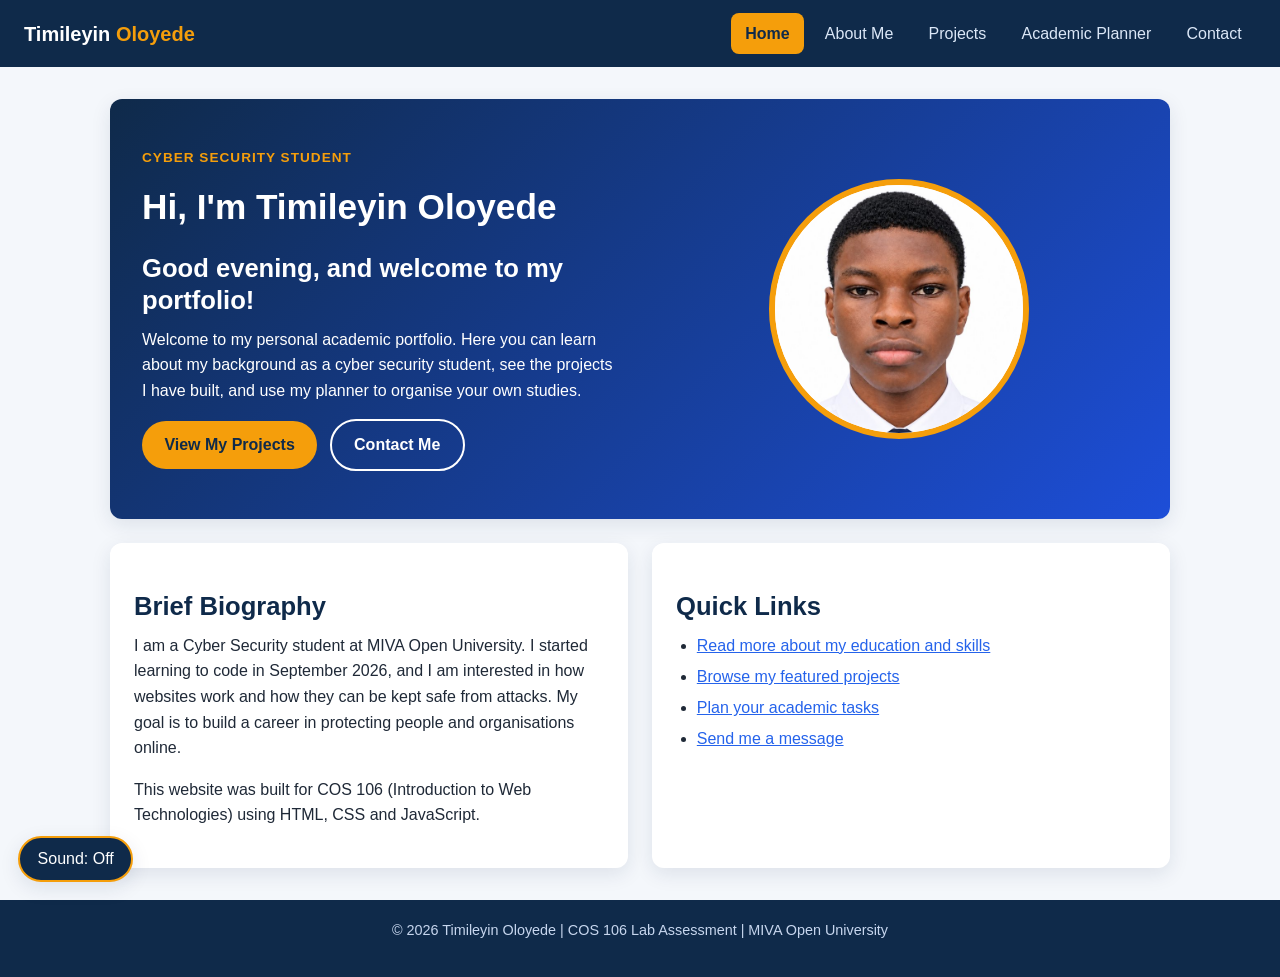
<file: index.html>
<!DOCTYPE html>
<html lang="en">
<head>
  <meta charset="UTF-8">
  <meta name="viewport" content="width=device-width, initial-scale=1.0">
  <meta name="description" content="Personal academic portfolio and student management website.">
  <title>Home | Student Portfolio</title>
  <link rel="stylesheet" href="style.css">
</head>
<body>
  <header class="site-header">
    <a class="logo" href="index.html">Timileyin <span>Oloyede</span></a>
    <button class="nav-toggle" aria-label="Toggle navigation menu" aria-expanded="false">&#9776;</button>
    <nav id="nav" aria-label="Main navigation">
      <ul>
        <li><a href="index.html" class="active">Home</a></li>
        <li><a href="about.html">About Me</a></li>
        <li><a href="projects.html">Projects</a></li>
        <li><a href="planner.html">Academic Planner</a></li>
        <li><a href="contact.html">Contact</a></li>
      </ul>
    </nav>
  </header>

  <main>
    <section class="hero">
      <div>
        <p class="tagline">Cyber Security Student</p>
        <h1>Hi, I'm Timileyin Oloyede</h1>
        <h2 id="greeting">Welcome to my portfolio!</h2>
        <p>Welcome to my personal academic portfolio. Here you can learn about my background as a cyber security student, see the projects I have built, and use my planner to organise your own studies.</p>
        <a class="btn" href="projects.html">View My Projects</a>
        <a class="btn secondary" href="contact.html">Contact Me</a>
      </div>
      <img src="profile.jpg" alt="Photograph of Timileyin Oloyede">
    </section>

    <section class="grid grid-2 fade-in">
      <article class="card">
        <h2>Brief Biography</h2>
        <p>I am a Cyber Security student at MIVA Open University. I started learning to code in September 2026, and I am interested in how websites work and how they can be kept safe from attacks. My goal is to build a career in protecting people and organisations online.</p>
        <p>This website was built for COS 106 (Introduction to Web Technologies) using HTML, CSS and JavaScript.</p>
      </article>
      <article class="card">
        <h2>Quick Links</h2>
        <ul class="styled">
          <li><a href="about.html">Read more about my education and skills</a></li>
          <li><a href="projects.html">Browse my featured projects</a></li>
          <li><a href="planner.html">Plan your academic tasks</a></li>
          <li><a href="contact.html">Send me a message</a></li>
        </ul>
      </article>
    </section>
  </main>

  <footer>
    <p>&copy; <span id="year">2026</span> Timileyin Oloyede | COS 106 Lab Assessment | MIVA Open University</p>
  </footer>
  <audio id="ambient" loop preload="none">
    <source src="ambient.mp3" type="audio/mpeg">
    <source src="ambient.wav" type="audio/wav">
  </audio>
  <button id="soundButton" class="sound-btn" type="button">Sound: Off</button>
  <script src="script.js"></script>
</body>
</html>
</file>
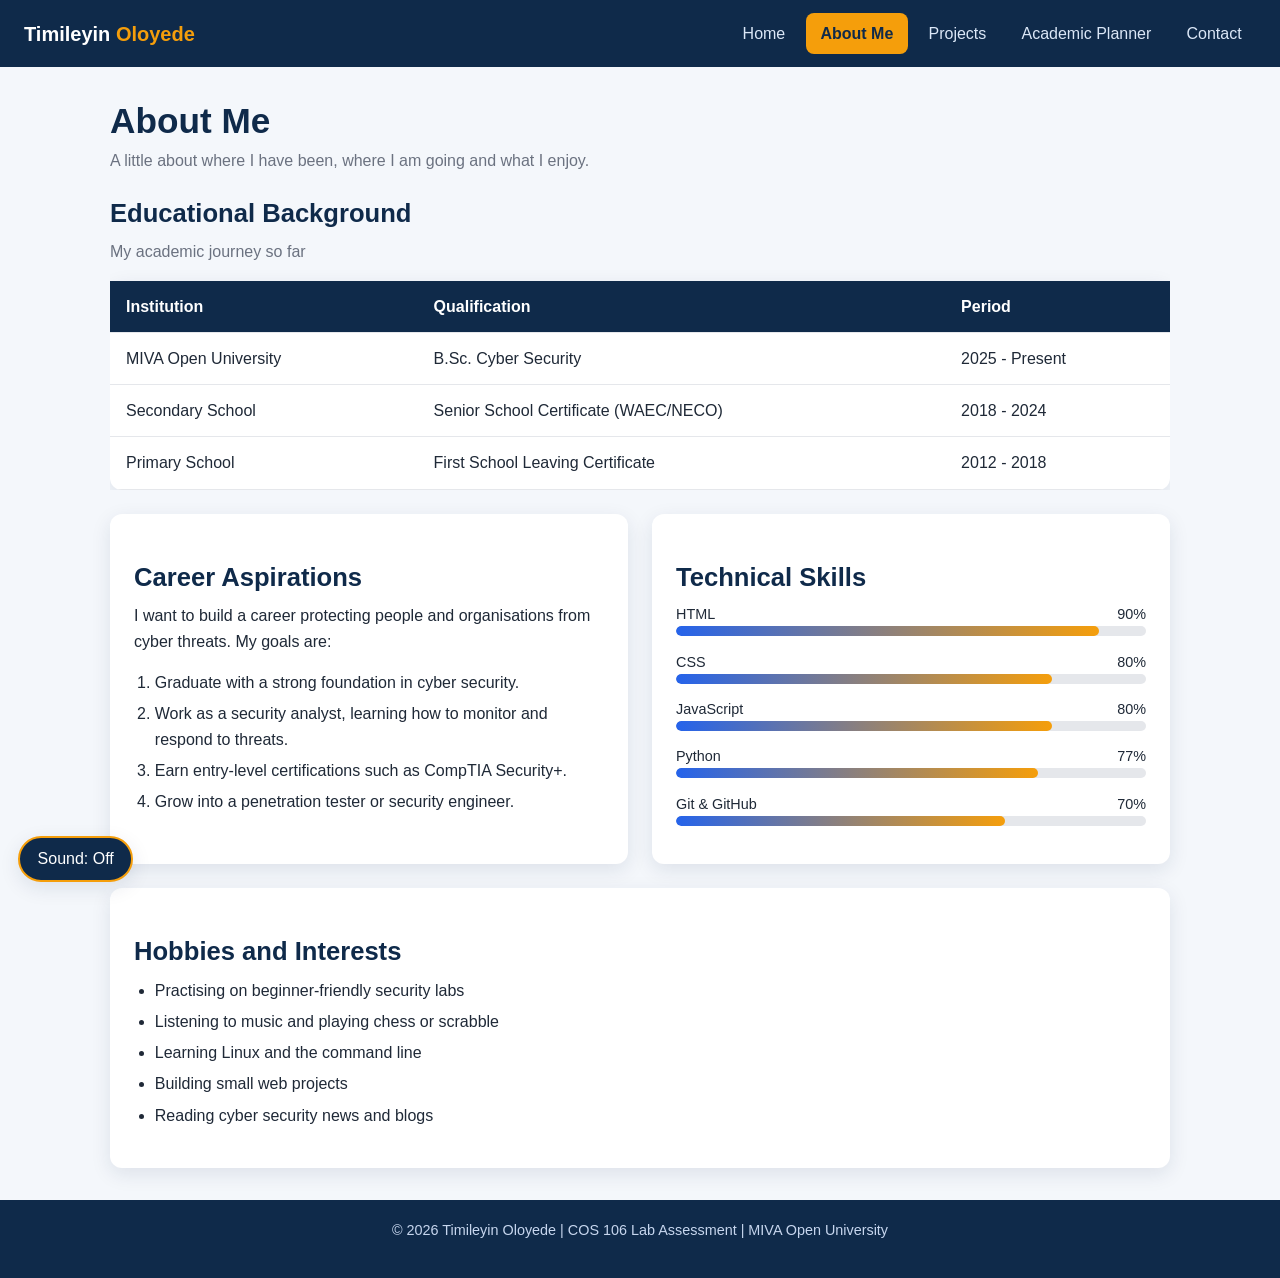
<file: about.html>
<!DOCTYPE html>
<html lang="en">
<head>
  <meta charset="UTF-8">
  <meta name="viewport" content="width=device-width, initial-scale=1.0">
  <meta name="description" content="About me: education, career goals, skills and interests.">
  <title>About Me | Student Portfolio</title>
  <link rel="stylesheet" href="style.css">
</head>
<body>
  <header class="site-header">
    <a class="logo" href="index.html">Timileyin <span>Oloyede</span></a>
    <button class="nav-toggle" aria-label="Toggle navigation menu" aria-expanded="false">&#9776;</button>
    <nav id="nav" aria-label="Main navigation">
      <ul>
        <li><a href="index.html">Home</a></li>
        <li><a href="about.html" class="active">About Me</a></li>
        <li><a href="projects.html">Projects</a></li>
        <li><a href="planner.html">Academic Planner</a></li>
        <li><a href="contact.html">Contact</a></li>
      </ul>
    </nav>
  </header>

  <main>
    <h1 class="page-title">About Me</h1>
    <p class="lead">A little about where I have been, where I am going and what I enjoy.</p>

    <section>
      <h2>Educational Background</h2>
      <div class="table-wrap">
        <table>
          <caption class="lead" style="text-align:left;">My academic journey so far</caption>
          <thead>
            <tr><th scope="col">Institution</th><th scope="col">Qualification</th><th scope="col">Period</th></tr>
          </thead>
          <tbody>
            <tr><td>MIVA Open University</td><td>B.Sc. Cyber Security</td><td>2025 - Present</td></tr>
            <tr><td>Secondary School</td><td>Senior School Certificate (WAEC/NECO)</td><td>2018 - 2024</td></tr>
            <tr><td>Primary School</td><td>First School Leaving Certificate</td><td>2012 - 2018</td></tr>
          </tbody>
        </table>
      </div>
    </section>

    <section class="grid grid-2">
      <article class="card">
        <h2>Career Aspirations</h2>
        <p>I want to build a career protecting people and organisations from cyber threats. My goals are:</p>
        <ol class="styled">
          <li>Graduate with a strong foundation in cyber security.</li>
          <li>Work as a security analyst, learning how to monitor and respond to threats.</li>
          <li>Earn entry-level certifications such as CompTIA Security+.</li>
          <li>Grow into a penetration tester or security engineer.</li>
        </ol>
      </article>

      <article class="card">
        <h2>Technical Skills</h2>
        <div class="skill">
          <div class="skill-label"><span>HTML</span><span>90%</span></div>
          <div class="bar"><div data-level="90"></div></div>
        </div>
        <div class="skill">
          <div class="skill-label"><span>CSS</span><span>80%</span></div>
          <div class="bar"><div data-level="80"></div></div>
        </div>
        <div class="skill">
          <div class="skill-label"><span>JavaScript</span><span>80%</span></div>
          <div class="bar"><div data-level="80"></div></div>
        </div>
        <div class="skill">
          <div class="skill-label"><span>Python</span><span>77%</span></div>
          <div class="bar"><div data-level="77"></div></div>
        </div>
        <div class="skill">
          <div class="skill-label"><span>Git &amp; GitHub</span><span>70%</span></div>
          <div class="bar"><div data-level="70"></div></div>
        </div>
      </article>
    </section>

    <section class="card" style="margin-top:1.5rem;">
      <h2>Hobbies and Interests</h2>
      <ul class="styled">
        <li>Practising on beginner-friendly security labs</li>
        <li>Listening to music and playing chess or scrabble</li>
        <li>Learning Linux and the command line</li>
        <li>Building small web projects</li>
        <li>Reading cyber security news and blogs</li>
      </ul>
    </section>
  </main>

  <footer>
    <p>&copy; <span id="year">2026</span> Timileyin Oloyede | COS 106 Lab Assessment | MIVA Open University</p>
  </footer>
  <audio id="ambient" loop preload="none">
    <source src="ambient.mp3" type="audio/mpeg">
    <source src="ambient.wav" type="audio/wav">
  </audio>
  <button id="soundButton" class="sound-btn" type="button">Sound: Off</button>
  <script src="script.js"></script>
</body>
</html>
</file>
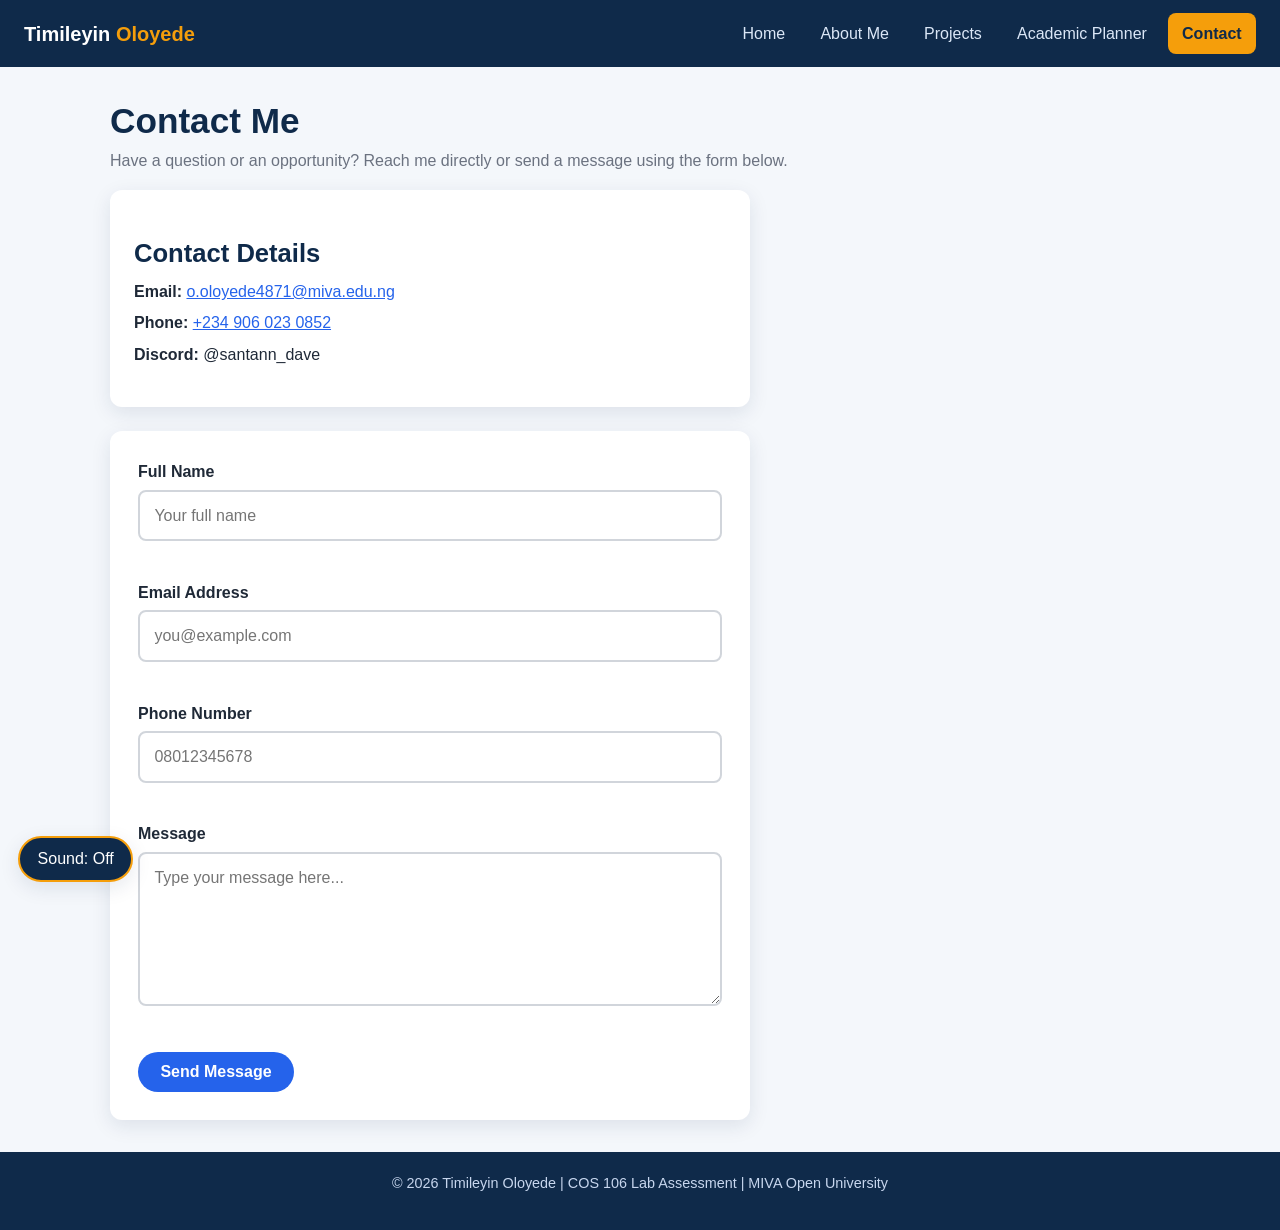
<file: contact.html>
<!DOCTYPE html>
<html lang="en">
<head>
  <meta charset="UTF-8">
  <meta name="viewport" content="width=device-width, initial-scale=1.0">
  <meta name="description" content="Get in touch with me through the contact form.">
  <title>Contact | Student Portfolio</title>
  <link rel="stylesheet" href="style.css">
</head>
<body>
  <header class="site-header">
    <a class="logo" href="index.html">Timileyin <span>Oloyede</span></a>
    <button class="nav-toggle" aria-label="Toggle navigation menu" aria-expanded="false">&#9776;</button>
    <nav id="nav" aria-label="Main navigation">
      <ul>
        <li><a href="index.html">Home</a></li>
        <li><a href="about.html">About Me</a></li>
        <li><a href="projects.html">Projects</a></li>
        <li><a href="planner.html">Academic Planner</a></li>
        <li><a href="contact.html" class="active">Contact</a></li>
      </ul>
    </nav>
  </header>

  <main>
    <h1 class="page-title">Contact Me</h1>
    <p class="lead">Have a question or an opportunity? Reach me directly or send a message using the form below.</p>

    <section class="card contact-info">
      <h2>Contact Details</h2>
      <ul class="styled">
        <li><strong>Email:</strong> <a href="mailto:o.oloyede4871@miva.edu.ng">o.oloyede4871@miva.edu.ng</a></li>
        <li><strong>Phone:</strong> <a href="tel:+2349060230852">+234 906 023 0852</a></li>
        <li><strong>Discord:</strong> @santann_dave</li>
      </ul>
    </section>

    <form id="contactForm" novalidate>
      <div class="form-group">
        <label for="name">Full Name</label>
        <input type="text" id="name" name="name" placeholder="Your full name" autocomplete="name">
        <span class="error" id="nameError"></span>
      </div>

      <div class="form-group">
        <label for="email">Email Address</label>
        <input type="email" id="email" name="email" placeholder="you@example.com" autocomplete="email">
        <span class="error" id="emailError"></span>
      </div>

      <div class="form-group">
        <label for="phone">Phone Number</label>
        <input type="tel" id="phone" name="phone" placeholder="08012345678" autocomplete="tel">
        <span class="error" id="phoneError"></span>
      </div>

      <div class="form-group">
        <label for="message">Message</label>
        <textarea id="message" name="message" rows="5" placeholder="Type your message here..."></textarea>
        <span class="error" id="messageError"></span>
      </div>

      <button type="submit" class="btn">Send Message</button>
      <div id="formStatus" class="form-status" role="status"></div>
    </form>
  </main>

  <footer>
    <p>&copy; <span id="year">2026</span> Timileyin Oloyede | COS 106 Lab Assessment | MIVA Open University</p>
  </footer>
  <audio id="ambient" loop preload="none">
    <source src="ambient.mp3" type="audio/mpeg">
    <source src="ambient.wav" type="audio/wav">
  </audio>
  <button id="soundButton" class="sound-btn" type="button">Sound: Off</button>
  <script src="script.js"></script>
</body>
</html>
</file>
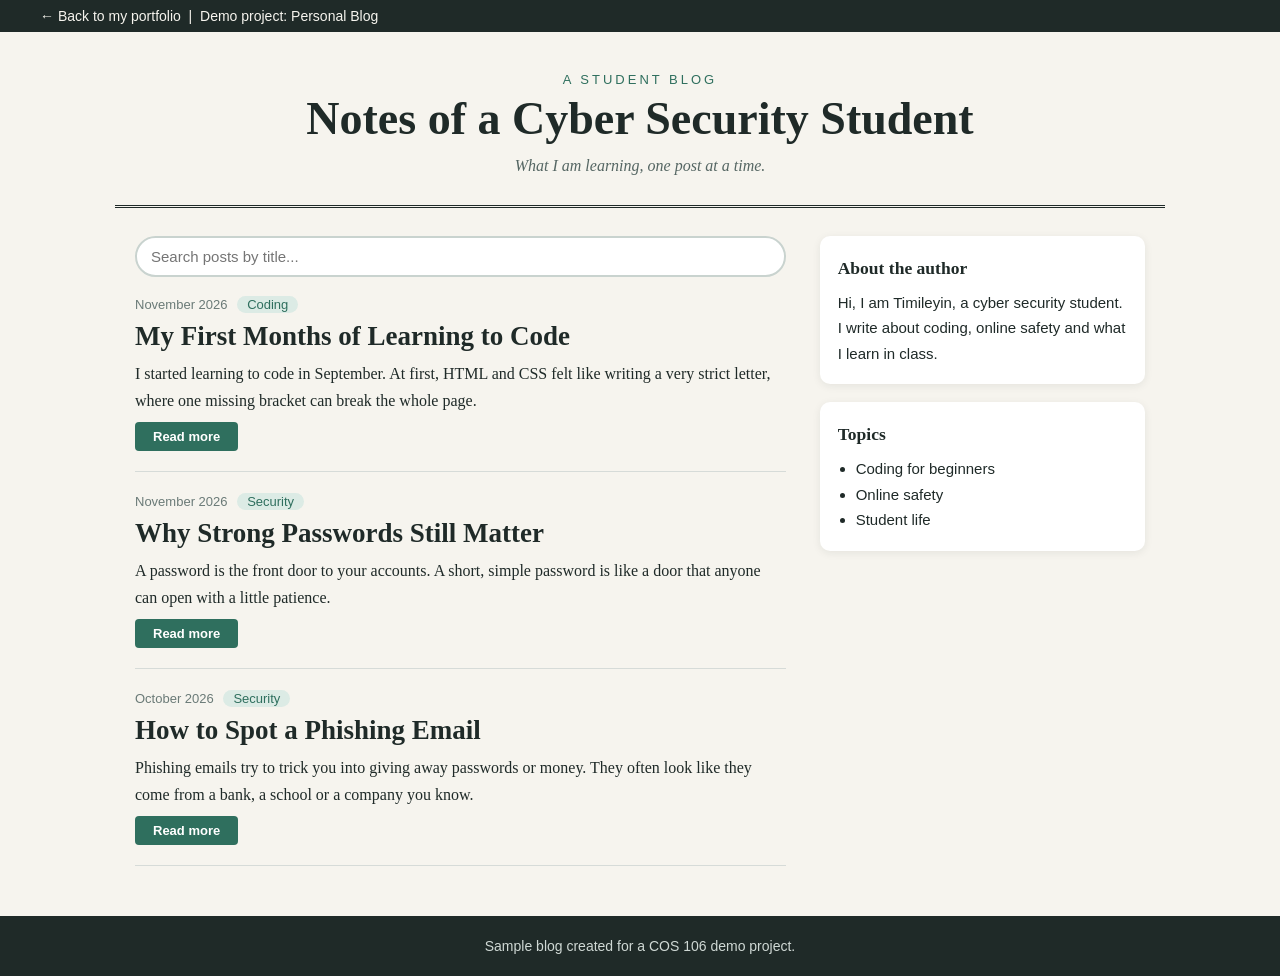
<file: demo-blog.html>
<!DOCTYPE html>
<html lang="en">
<head>
  <meta charset="UTF-8">
  <meta name="viewport" content="width=device-width, initial-scale=1.0">
  <title>Notes of a Cyber Security Student | Demo Blog</title>
  <style>
    * { box-sizing: border-box; margin: 0; padding: 0; }
    body { font-family: Georgia, "Times New Roman", serif; background: #f6f4ee; color: #1f2a28; line-height: 1.7; }
    a { color: inherit; }

    .back-bar { background: #1f2a28; color: #f6f4ee; font: 14px Arial, sans-serif; padding: 8px 40px; }
    .back-bar a { text-decoration: none; }

    .masthead { text-align: center; padding: 40px 20px 26px; border-bottom: 3px double #1f2a28; max-width: 1050px; margin: 0 auto; }
    .masthead .kicker { font: 13px Arial, sans-serif; letter-spacing: 3px; text-transform: uppercase; color: #2f6f5e; }
    .masthead h1 { font-size: 46px; margin: 6px 0; line-height: 1.15; }
    .masthead p { font-style: italic; color: #556663; }

    .layout { max-width: 1050px; margin: 0 auto; padding: 28px 20px; display: grid; grid-template-columns: 2fr 1fr; gap: 34px; }

    .search { width: 100%; padding: 10px 14px; border: 2px solid #c9d3cf; border-radius: 30px; font: 15px Arial, sans-serif; margin-bottom: 20px; background: #fff; }
    .search:focus { outline: none; border-color: #2f6f5e; }

    .post { border-bottom: 1px solid #d6dbd8; padding-bottom: 20px; margin-bottom: 22px; }
    .meta { font: 13px Arial, sans-serif; color: #6a7a77; }
    .tag { background: #dcebe5; color: #2f6f5e; border-radius: 20px; padding: 1px 10px; margin-left: 6px; }
    .post h2 { font-size: 27px; margin: 6px 0; line-height: 1.25; }
    .post p { margin-bottom: 8px; }
    .more-text { display: none; }
    .read-btn { background: #2f6f5e; color: #fff; border: none; padding: 7px 18px; border-radius: 4px; cursor: pointer; font: bold 13px Arial, sans-serif; transition: background 0.25s; }
    .read-btn:hover { background: #1f4f42; }

    .sidebar .box { background: #fff; padding: 18px; border-radius: 10px; margin-bottom: 18px; box-shadow: 0 2px 8px rgba(31, 42, 40, 0.08); font-family: Arial, sans-serif; font-size: 15px; }
    .sidebar h3 { font-family: Georgia, serif; margin-bottom: 6px; }
    .sidebar ul { margin-left: 18px; }
    .no-results { display: none; font-family: Arial, sans-serif; color: #6a7a77; }

    footer { text-align: center; padding: 22px; background: #1f2a28; color: #cfd8d4; font: 14px Arial, sans-serif; }

    @media (max-width: 760px) {
      .layout { grid-template-columns: 1fr; }
      .masthead h1 { font-size: 32px; }
    }
  </style>
</head>
<body>
  <div class="back-bar"><a href="index.html">&larr; Back to my portfolio</a> &nbsp;|&nbsp; Demo project: Personal Blog</div>

  <header class="masthead">
    <p class="kicker">A student blog</p>
    <h1>Notes of a Cyber Security Student</h1>
    <p>What I am learning, one post at a time.</p>
  </header>

  <div class="layout">
    <main>
      <input class="search" type="text" id="searchBox" placeholder="Search posts by title...">

      <article class="post">
        <p class="meta">November 2026 <span class="tag">Coding</span></p>
        <h2>My First Months of Learning to Code</h2>
        <p>I started learning to code in September. At first, HTML and CSS felt like writing a very strict letter, where one missing bracket can break the whole page.</p>
        <p class="more-text">Then JavaScript made the pages come alive. My biggest lesson so far is to build small and test often. Every time I add one feature and check it, I understand the code better. I also learned that reading error messages slowly usually points you straight to the problem.</p>
        <button class="read-btn" type="button">Read more</button>
      </article>

      <article class="post">
        <p class="meta">November 2026 <span class="tag">Security</span></p>
        <h2>Why Strong Passwords Still Matter</h2>
        <p>A password is the front door to your accounts. A short, simple password is like a door that anyone can open with a little patience.</p>
        <p class="more-text">Length matters more than clever symbols, so a long phrase of random words is stronger than a short word with a few numbers. Use a different password for every account, so one leak does not open everything. A password manager can remember them for you, and turning on two-step verification adds a second lock.</p>
        <button class="read-btn" type="button">Read more</button>
      </article>

      <article class="post">
        <p class="meta">October 2026 <span class="tag">Security</span></p>
        <h2>How to Spot a Phishing Email</h2>
        <p>Phishing emails try to trick you into giving away passwords or money. They often look like they come from a bank, a school or a company you know.</p>
        <p class="more-text">Check the sender's address carefully, because the name can look right while the address is strange. Be suspicious of messages that create panic, such as &quot;your account will be closed today&quot;. Hover over links to see where they really go, and never open attachments you did not expect. When in doubt, contact the company using a number or website you already trust.</p>
        <button class="read-btn" type="button">Read more</button>
      </article>

      <p class="no-results" id="noResults">No posts match your search.</p>
    </main>

    <aside class="sidebar">
      <div class="box">
        <h3>About the author</h3>
        <p>Hi, I am Timileyin, a cyber security student. I write about coding, online safety and what I learn in class.</p>
      </div>
      <div class="box">
        <h3>Topics</h3>
        <ul>
          <li>Coding for beginners</li>
          <li>Online safety</li>
          <li>Student life</li>
        </ul>
      </div>
    </aside>
  </div>

  <footer>Sample blog created for a COS 106 demo project.</footer>

  <script>
    // ----- Read more / Read less buttons -----
    const readButtons = document.querySelectorAll(".read-btn");

    for (let i = 0; i < readButtons.length; i++) {
      readButtons[i].addEventListener("click", function () {
        const post = readButtons[i].parentElement;
        const moreText = post.querySelector(".more-text");

        if (moreText.style.display === "block") {
          moreText.style.display = "none";
          readButtons[i].textContent = "Read more";
        } else {
          moreText.style.display = "block";
          readButtons[i].textContent = "Read less";
        }
      });
    }

    // ----- Search box: hide posts that do not match -----
    const searchBox = document.getElementById("searchBox");
    const posts = document.querySelectorAll(".post");
    const noResults = document.getElementById("noResults");

    searchBox.addEventListener("input", function () {
      const searchText = searchBox.value.toLowerCase().trim();
      let shown = 0;

      for (let i = 0; i < posts.length; i++) {
        const title = posts[i].querySelector("h2").textContent.toLowerCase();
        if (title.includes(searchText)) {
          posts[i].style.display = "block";
          shown++;
        } else {
          posts[i].style.display = "none";
        }
      }

      noResults.style.display = shown === 0 ? "block" : "none";
    });
  </script>
</body>
</html>
</file>
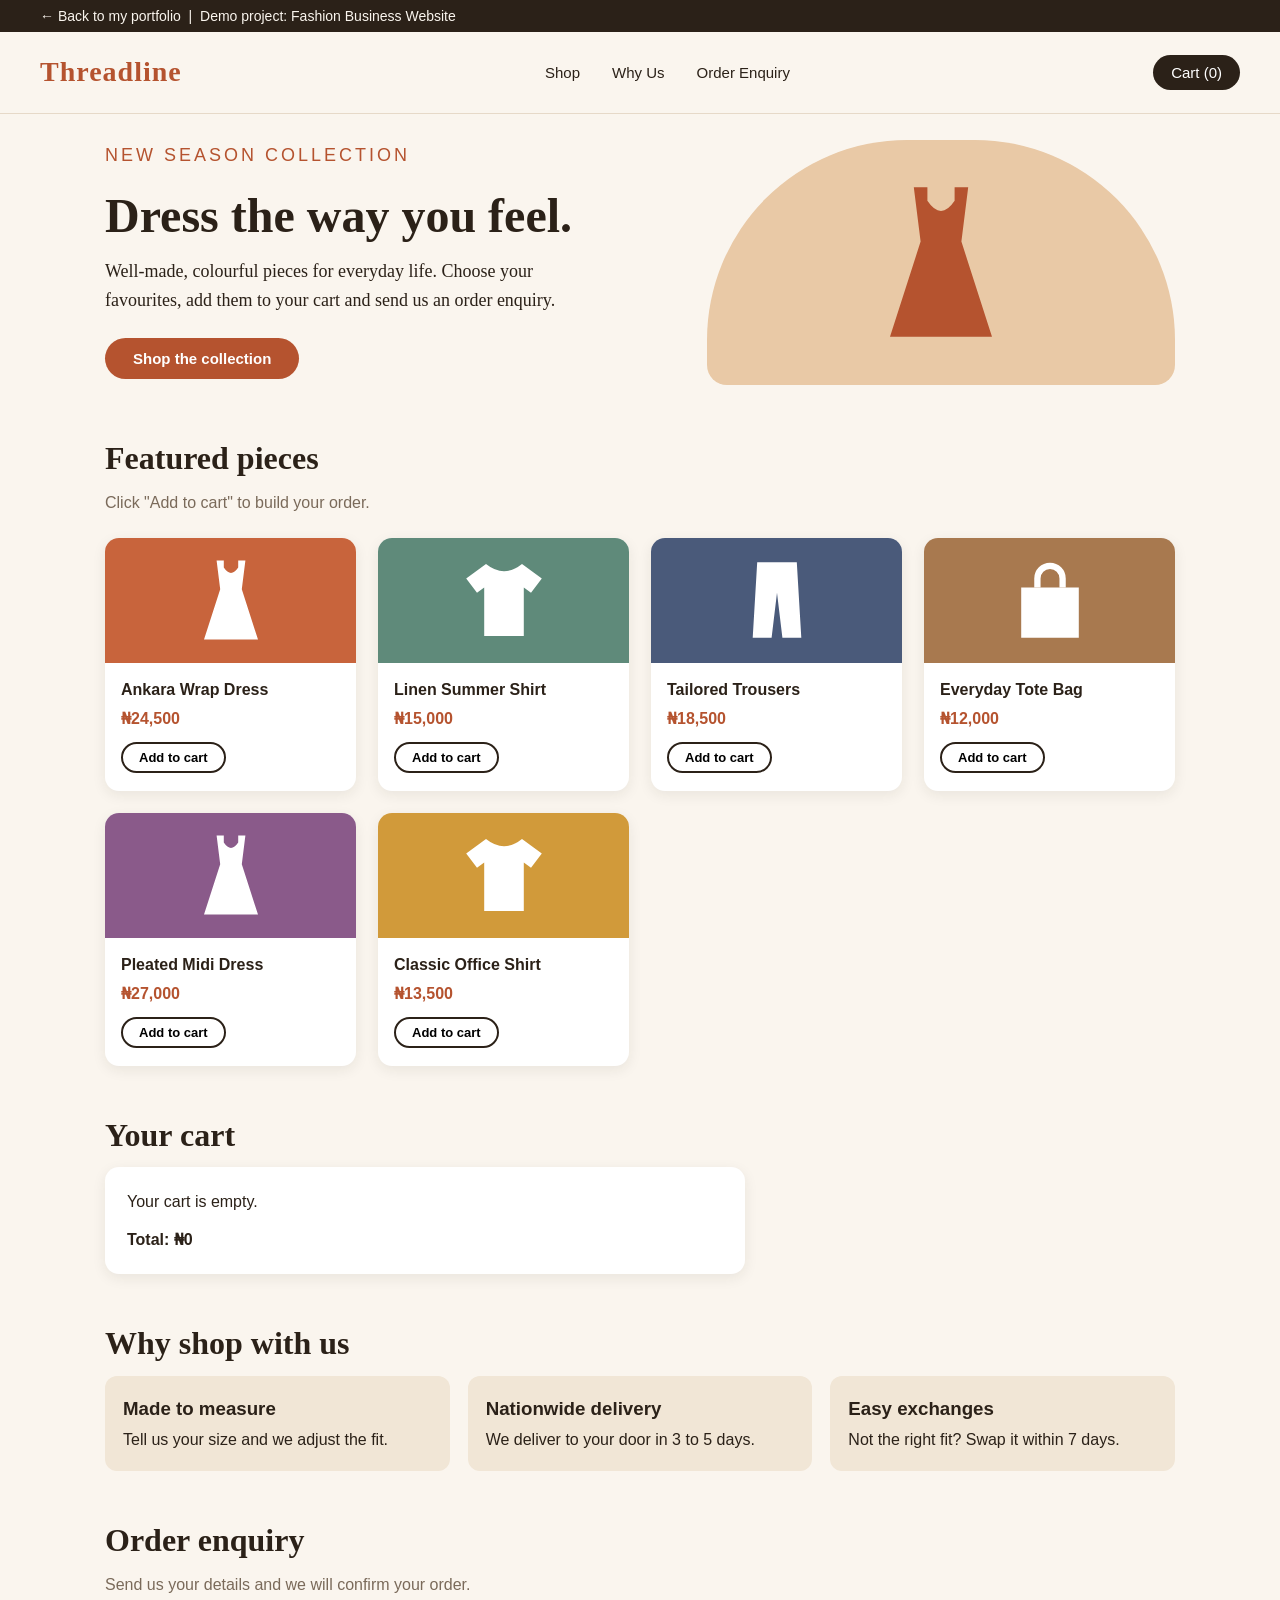
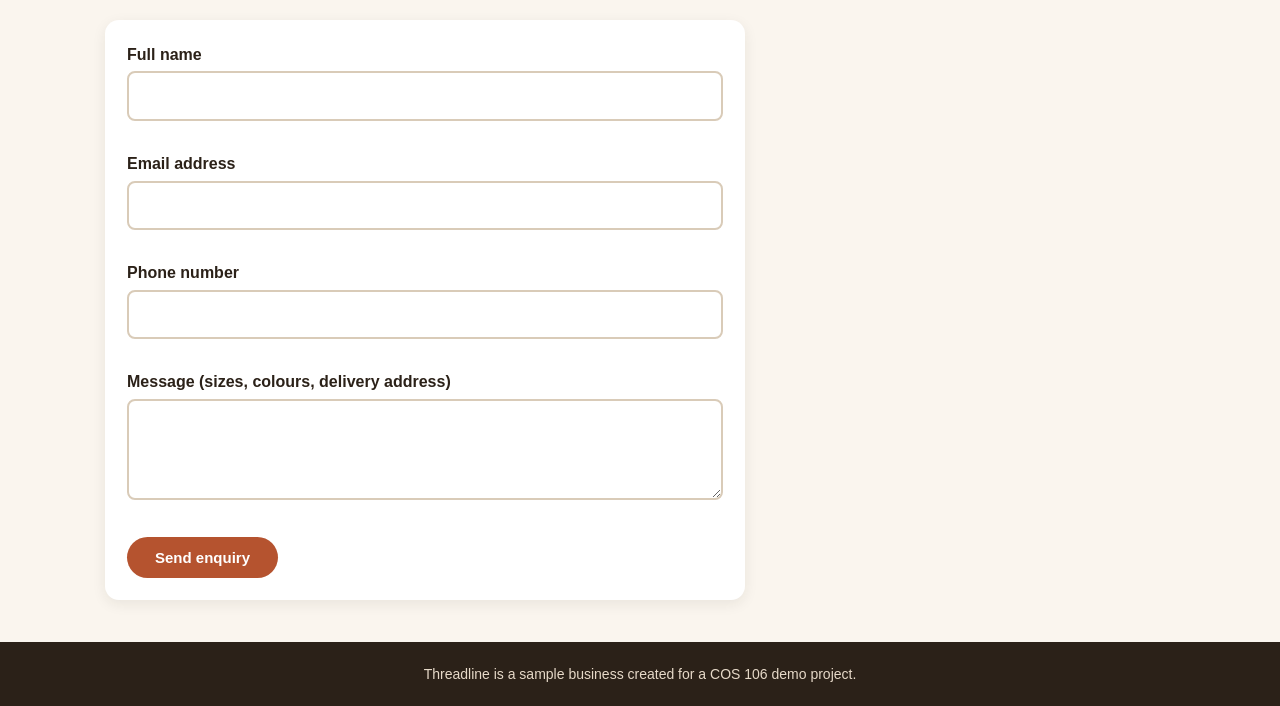
<file: demo-fashion.html>
<!DOCTYPE html>
<html lang="en">
<head>
  <meta charset="UTF-8">
  <meta name="viewport" content="width=device-width, initial-scale=1.0">
  <title>Threadline Fashion | Demo</title>
  <style>
    * { box-sizing: border-box; margin: 0; padding: 0; }
    body { font-family: Georgia, "Times New Roman", serif; background: #faf5ee; color: #2b2118; line-height: 1.6; }
    a { color: inherit; }

    .back-bar { background: #2b2118; color: #faf5ee; font: 14px Arial, sans-serif; padding: 8px 40px; }
    .back-bar a { text-decoration: none; }

    .navbar { display: flex; align-items: center; justify-content: space-between; padding: 18px 40px; border-bottom: 1px solid #e6d9c8; flex-wrap: wrap; gap: 10px; }
    .brand { font-size: 28px; font-weight: bold; letter-spacing: 1px; color: #b5532f; }
    .navbar nav a { margin: 0 14px; text-decoration: none; font: 15px Arial, sans-serif; }
    .navbar nav a:hover { color: #b5532f; }
    .cart-btn { background: #2b2118; color: #fff; border: none; padding: 9px 18px; border-radius: 30px; cursor: pointer; font: 15px Arial, sans-serif; }

    .hero { display: grid; grid-template-columns: 1.1fr 0.9fr; gap: 30px; align-items: center; padding: 26px 40px; max-width: 1150px; margin: 0 auto; }
    .eyebrow { font: 13px Arial, sans-serif; letter-spacing: 3px; text-transform: uppercase; color: #b5532f; }
    .hero h1 { font-size: 48px; line-height: 1.1; margin: 10px 0 14px; }
    .hero p { font-size: 18px; max-width: 470px; margin-bottom: 24px; }
    .btn { display: inline-block; background: #b5532f; color: #fff; border: none; padding: 12px 28px; border-radius: 30px; font: bold 15px Arial, sans-serif; cursor: pointer; text-decoration: none; transition: background 0.3s, transform 0.3s; }
    .btn:hover { background: #8f3f21; transform: translateY(-2px); }
    .hero-art { background: #e9c9a6; border-radius: 200px 200px 20px 20px; height: 245px; display: flex; align-items: center; justify-content: center; }
    .hero-art svg { width: 170px; height: 170px; color: #b5532f; }

    .section { max-width: 1150px; margin: 0 auto; padding: 22px 40px; }
    .section h2 { font-size: 32px; margin-bottom: 6px; }
    .section .sub { font-family: Arial, sans-serif; color: #7a6a5a; margin-bottom: 22px; }

    .products { display: grid; grid-template-columns: repeat(auto-fit, minmax(210px, 1fr)); gap: 22px; }
    .product { background: #fff; border-radius: 14px; overflow: hidden; box-shadow: 0 4px 14px rgba(43, 33, 24, 0.08); transition: transform 0.3s; }
    .product:hover { transform: translateY(-5px); }
    .swatch { height: 125px; display: flex; align-items: center; justify-content: center; }
    .swatch svg { width: 90px; height: 90px; color: #fff; }
    .product-info { padding: 14px 16px 18px; font-family: Arial, sans-serif; }
    .product-info h3 { font-size: 16px; margin-bottom: 4px; }
    .price { color: #b5532f; font-weight: bold; margin-bottom: 10px; }
    .add-btn { background: transparent; border: 2px solid #2b2118; border-radius: 30px; padding: 6px 16px; cursor: pointer; font: bold 13px Arial, sans-serif; transition: all 0.25s; }
    .add-btn:hover { background: #2b2118; color: #fff; }

    .features { display: grid; grid-template-columns: repeat(auto-fit, minmax(220px, 1fr)); gap: 18px; font-family: Arial, sans-serif; }
    .feature { background: #f1e6d6; padding: 18px; border-radius: 12px; }
    .feature h3 { margin-bottom: 4px; }

    .cart-box, form { background: #fff; padding: 22px; border-radius: 14px; box-shadow: 0 4px 14px rgba(43, 33, 24, 0.08); font-family: Arial, sans-serif; max-width: 640px; }
    .cart-item { display: flex; justify-content: space-between; align-items: center; padding: 8px 0; border-bottom: 1px solid #eee; }
    .remove-btn { background: none; border: none; color: #b00020; cursor: pointer; }
    .total { margin-top: 12px; font-weight: bold; }

    .form-group { margin-bottom: 14px; }
    label { display: block; font-weight: bold; margin-bottom: 4px; }
    input, textarea { width: 100%; padding: 10px; border: 2px solid #d9cbb8; border-radius: 8px; font: inherit; }
    input.invalid, textarea.invalid { border-color: #b00020; }
    input.valid, textarea.valid { border-color: #2e7d32; }
    .error { color: #b00020; font-size: 13px; display: block; min-height: 16px; }
    .status { margin-top: 12px; padding: 10px; border-radius: 8px; background: #e3f4e5; color: #1b5e20; display: none; }

    footer { text-align: center; padding: 24px; margin-top: 20px; background: #2b2118; color: #e6d9c8; font: 14px Arial, sans-serif; }

    @media (max-width: 760px) {
      .hero { grid-template-columns: 1fr; padding: 30px 20px; }
      .hero h1 { font-size: 38px; }
      .hero-art { height: 240px; }
      .navbar nav { display: none; }
      .section { padding: 24px 20px; }
    }
  </style>
</head>
<body>
  <!-- simple clothing icons drawn with SVG -->
  <svg width="0" height="0" style="position:absolute" aria-hidden="true">
    <symbol id="shirt" viewBox="0 0 100 100"><path fill="currentColor" d="M30 10 L8 26 L20 42 L28 36 L28 90 L72 90 L72 36 L80 42 L92 26 L70 10 Q50 26 30 10 Z"/></symbol>
    <symbol id="dress" viewBox="0 0 100 100"><path fill="currentColor" d="M34 6 L42 6 L42 14 Q50 26 58 14 L58 6 L66 6 L62 38 L80 94 L20 94 L38 38 Z"/></symbol>
    <symbol id="trousers" viewBox="0 0 100 100"><path fill="currentColor" d="M28 8 L72 8 L77 92 L56 92 L50 42 L44 92 L23 92 Z"/></symbol>
    <symbol id="bag" viewBox="0 0 100 100"><path fill="currentColor" d="M18 36 H82 V92 H18 Z"/><path d="M36 36 V26 A14 14 0 0 1 64 26 V36" fill="none" stroke="currentColor" stroke-width="7"/></symbol>
  </svg>

  <div class="back-bar"><a href="index.html">&larr; Back to my portfolio</a> &nbsp;|&nbsp; Demo project: Fashion Business Website</div>

  <header class="navbar">
    <div class="brand">Threadline</div>
    <nav>
      <a href="#shop">Shop</a>
      <a href="#why">Why Us</a>
      <a href="#order">Order Enquiry</a>
    </nav>
    <button class="cart-btn" id="cartButton" type="button">Cart (0)</button>
  </header>

  <section class="hero">
    <div>
      <p class="eyebrow">New season collection</p>
      <h1>Dress the way you feel.</h1>
      <p>Well-made, colourful pieces for everyday life. Choose your favourites, add them to your cart and send us an order enquiry.</p>
      <a class="btn" href="#shop">Shop the collection</a>
    </div>
    <div class="hero-art">
      <svg><use href="#dress"></use></svg>
    </div>
  </section>

  <section class="section" id="shop">
    <h2>Featured pieces</h2>
    <p class="sub">Click &quot;Add to cart&quot; to build your order.</p>
    <div class="products" id="products"></div>
  </section>

  <section class="section" id="cartSection">
    <h2>Your cart</h2>
    <div class="cart-box">
      <div id="cartItems"></div>
      <p class="total" id="cartTotal"></p>
    </div>
  </section>

  <section class="section" id="why">
    <h2>Why shop with us</h2>
    <div class="features">
      <div class="feature"><h3>Made to measure</h3><p>Tell us your size and we adjust the fit.</p></div>
      <div class="feature"><h3>Nationwide delivery</h3><p>We deliver to your door in 3 to 5 days.</p></div>
      <div class="feature"><h3>Easy exchanges</h3><p>Not the right fit? Swap it within 7 days.</p></div>
    </div>
  </section>

  <section class="section" id="order">
    <h2>Order enquiry</h2>
    <p class="sub">Send us your details and we will confirm your order.</p>
    <form id="orderForm" novalidate>
      <div class="form-group">
        <label for="name">Full name</label>
        <input type="text" id="name">
        <span class="error" id="nameError"></span>
      </div>
      <div class="form-group">
        <label for="email">Email address</label>
        <input type="email" id="email">
        <span class="error" id="emailError"></span>
      </div>
      <div class="form-group">
        <label for="phone">Phone number</label>
        <input type="tel" id="phone">
        <span class="error" id="phoneError"></span>
      </div>
      <div class="form-group">
        <label for="message">Message (sizes, colours, delivery address)</label>
        <textarea id="message" rows="3"></textarea>
        <span class="error" id="messageError"></span>
      </div>
      <button class="btn" type="submit">Send enquiry</button>
      <div class="status" id="orderStatus"></div>
    </form>
  </section>

  <footer>Threadline is a sample business created for a COS 106 demo project.</footer>

  <script>
    // ----- Products -----
    const products = [
      { name: "Ankara Wrap Dress", price: 24500, icon: "dress", color: "#c8643c" },
      { name: "Linen Summer Shirt", price: 15000, icon: "shirt", color: "#5f8a7a" },
      { name: "Tailored Trousers", price: 18500, icon: "trousers", color: "#4a5a7a" },
      { name: "Everyday Tote Bag", price: 12000, icon: "bag", color: "#a8794f" },
      { name: "Pleated Midi Dress", price: 27000, icon: "dress", color: "#8a5a8a" },
      { name: "Classic Office Shirt", price: 13500, icon: "shirt", color: "#d19a3a" }
    ];

    let cart = [];

    const productsDiv = document.getElementById("products");
    const cartButton = document.getElementById("cartButton");
    const cartItems = document.getElementById("cartItems");
    const cartTotal = document.getElementById("cartTotal");

    function formatPrice(amount) {
      return "₦" + amount.toLocaleString("en-NG");
    }

    // draw the product cards
    function showProducts() {
      for (let i = 0; i < products.length; i++) {
        const p = products[i];

        const card = document.createElement("div");
        card.className = "product";

        const swatch = document.createElement("div");
        swatch.className = "swatch";
        swatch.style.background = p.color;
        swatch.innerHTML = '<svg><use href="#' + p.icon + '"></use></svg>';

        const info = document.createElement("div");
        info.className = "product-info";

        const title = document.createElement("h3");
        title.textContent = p.name;

        const price = document.createElement("p");
        price.className = "price";
        price.textContent = formatPrice(p.price);

        const button = document.createElement("button");
        button.className = "add-btn";
        button.type = "button";
        button.textContent = "Add to cart";
        button.addEventListener("click", function () {
          addToCart(i);
        });

        info.appendChild(title);
        info.appendChild(price);
        info.appendChild(button);
        card.appendChild(swatch);
        card.appendChild(info);
        productsDiv.appendChild(card);
      }
    }

    // ----- Cart -----
    function addToCart(index) {
      cart.push(products[index]);
      showCart();
    }

    function removeFromCart(index) {
      cart.splice(index, 1);
      showCart();
    }

    function showCart() {
      cartItems.innerHTML = "";
      let total = 0;

      if (cart.length === 0) {
        cartItems.textContent = "Your cart is empty.";
      }

      for (let i = 0; i < cart.length; i++) {
        total = total + cart[i].price;

        const row = document.createElement("div");
        row.className = "cart-item";

        const text = document.createElement("span");
        text.textContent = cart[i].name + " - " + formatPrice(cart[i].price);

        const removeButton = document.createElement("button");
        removeButton.className = "remove-btn";
        removeButton.type = "button";
        removeButton.textContent = "Remove";
        removeButton.addEventListener("click", function () {
          removeFromCart(i);
        });

        row.appendChild(text);
        row.appendChild(removeButton);
        cartItems.appendChild(row);
      }

      cartTotal.textContent = "Total: " + formatPrice(total);
      cartButton.textContent = "Cart (" + cart.length + ")";
    }

    cartButton.addEventListener("click", function () {
      document.getElementById("cartSection").scrollIntoView({ behavior: "smooth" });
    });

    // ----- Order form validation -----
    const orderForm = document.getElementById("orderForm");
    const fieldIds = ["name", "email", "phone", "message"];

    function showError(fieldId, message) {
      const field = document.getElementById(fieldId);
      document.getElementById(fieldId + "Error").textContent = message;
      if (message === "") {
        field.classList.remove("invalid");
        field.classList.add("valid");
      } else {
        field.classList.remove("valid");
        field.classList.add("invalid");
      }
    }

    function checkField(fieldId) {
      const value = document.getElementById(fieldId).value.trim();

      if (value === "") {
        showError(fieldId, "This field cannot be empty.");
        return false;
      }
      if (fieldId === "email" && !/^[^\s@]+@[^\s@]+\.[^\s@]+$/.test(value)) {
        showError(fieldId, "Please enter a valid email address.");
        return false;
      }
      if (fieldId === "phone" && !/^[0-9]+$/.test(value)) {
        showError(fieldId, "Phone number must contain digits only.");
        return false;
      }
      showError(fieldId, "");
      return true;
    }

    orderForm.addEventListener("submit", function (event) {
      event.preventDefault();
      let allGood = true;
      for (let i = 0; i < fieldIds.length; i++) {
        if (!checkField(fieldIds[i])) {
          allGood = false;
        }
      }

      const status = document.getElementById("orderStatus");
      if (allGood) {
        status.textContent = "Thank you! We have received your enquiry and will contact you soon.";
        status.style.display = "block";
        orderForm.reset();
        for (let i = 0; i < fieldIds.length; i++) {
          document.getElementById(fieldIds[i]).classList.remove("valid");
        }
      } else {
        status.style.display = "none";
      }
    });

    showProducts();
    showCart();
  </script>
</body>
</html>
</file>
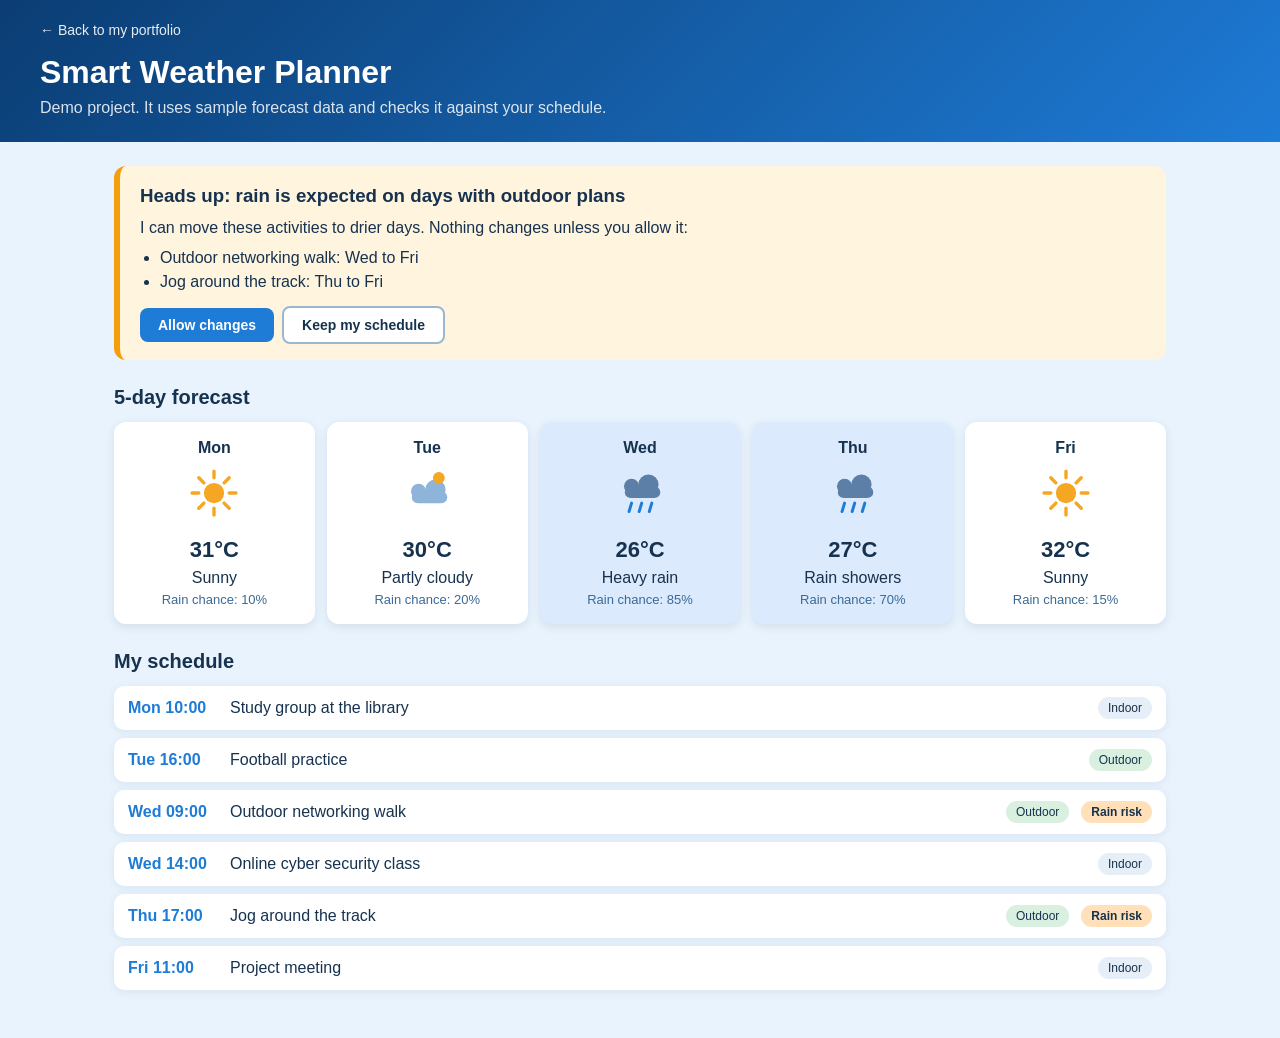
<file: demo-weather.html>
<!DOCTYPE html>
<html lang="en">
<head>
  <meta charset="UTF-8">
  <meta name="viewport" content="width=device-width, initial-scale=1.0">
  <title>Smart Weather Planner | Demo</title>
  <style>
    * { box-sizing: border-box; margin: 0; padding: 0; }
    body { font-family: "Segoe UI", Arial, sans-serif; background: #e8f3fd; color: #16324f; line-height: 1.5; }
    a { color: inherit; }

    .top { background: linear-gradient(135deg, #0b3d73, #1e7bd6); color: #fff; padding: 18px 40px 22px; }
    .top a { font-size: 14px; text-decoration: none; opacity: 0.9; }
    .top h1 { font-size: 32px; margin-top: 6px; }
    .top p { opacity: 0.85; }

    main { max-width: 1100px; margin: 0 auto; padding: 24px 24px 40px; }
    h2 { font-size: 20px; margin: 22px 0 10px; }

    .alert { border-radius: 12px; padding: 16px 20px; margin-bottom: 8px; }
    .alert.warn { background: #fff4de; border-left: 6px solid #f59e0b; }
    .alert.ok { background: #e2f6e7; border-left: 6px solid #2e9e4f; }
    .alert h3 { margin-bottom: 6px; }
    .alert ul { margin: 6px 0 12px 20px; }
    .btn { border: none; border-radius: 8px; padding: 9px 18px; font: bold 14px "Segoe UI", Arial, sans-serif; cursor: pointer; margin-right: 8px; transition: transform 0.2s; }
    .btn:hover { transform: translateY(-2px); }
    .btn.allow { background: #1e7bd6; color: #fff; }
    .btn.keep { background: #fff; color: #16324f; border: 2px solid #9db6cf; }

    .forecast { display: grid; grid-template-columns: repeat(5, 1fr); gap: 12px; }
    .day-card { background: #fff; border-radius: 12px; padding: 14px 8px; text-align: center; box-shadow: 0 3px 10px rgba(22, 50, 79, 0.1); }
    .day-card.wet { background: #dbeafc; }
    .day-card h3 { font-size: 16px; }
    .day-card svg { width: 54px; height: 54px; margin: 6px 0; }
    .day-card .temp { font-size: 22px; font-weight: bold; }
    .day-card .rain { font-size: 13px; color: #3b6a96; }

    #schedule { list-style: none; }
    .item { display: flex; align-items: center; gap: 12px; background: #fff; border-radius: 10px; padding: 10px 14px; margin-bottom: 8px; box-shadow: 0 2px 8px rgba(22, 50, 79, 0.08); }
    .when { font-weight: bold; min-width: 90px; color: #1e7bd6; }
    .title { flex: 1; }
    .badge { font-size: 12px; padding: 2px 10px; border-radius: 20px; background: #e6eef7; }
    .badge.out { background: #d9f0e0; }
    .badge.risk { background: #ffe0b8; font-weight: bold; }

    @media (max-width: 760px) {
      .forecast { grid-template-columns: repeat(2, 1fr); }
      .top { padding: 16px 20px; }
      .item { flex-wrap: wrap; }
    }
  </style>
</head>
<body>
  <!-- weather icons drawn with SVG -->
  <svg width="0" height="0" style="position:absolute" aria-hidden="true">
    <symbol id="sun" viewBox="0 0 64 64">
      <circle cx="32" cy="32" r="12" fill="#f5a623"/>
      <g stroke="#f5a623" stroke-width="4" stroke-linecap="round">
        <line x1="32" y1="6" x2="32" y2="14"/><line x1="32" y1="50" x2="32" y2="58"/>
        <line x1="6" y1="32" x2="14" y2="32"/><line x1="50" y1="32" x2="58" y2="32"/>
        <line x1="14" y1="14" x2="20" y2="20"/><line x1="44" y1="44" x2="50" y2="50"/>
        <line x1="50" y1="14" x2="44" y2="20"/><line x1="14" y1="50" x2="20" y2="44"/>
      </g>
    </symbol>
    <symbol id="cloud" viewBox="0 0 64 64">
      <circle cx="22" cy="30" r="9" fill="#8fb4d9"/>
      <circle cx="42" cy="28" r="12" fill="#8fb4d9"/>
      <rect x="14" y="30" width="42" height="14" rx="7" fill="#8fb4d9"/>
      <circle cx="46" cy="14" r="7" fill="#f5a623"/>
    </symbol>
    <symbol id="rain" viewBox="0 0 64 64">
      <circle cx="22" cy="24" r="9" fill="#5b7fa6"/>
      <circle cx="42" cy="22" r="12" fill="#5b7fa6"/>
      <rect x="14" y="24" width="42" height="14" rx="7" fill="#5b7fa6"/>
      <g stroke="#1e7bd6" stroke-width="3.5" stroke-linecap="round">
        <line x1="22" y1="44" x2="19" y2="54"/><line x1="34" y1="44" x2="31" y2="54"/><line x1="46" y1="44" x2="43" y2="54"/>
      </g>
    </symbol>
  </svg>

  <header class="top">
    <a href="index.html">&larr; Back to my portfolio</a>
    <h1>Smart Weather Planner</h1>
    <p>Demo project. It uses sample forecast data and checks it against your schedule.</p>
  </header>

  <main>
    <div id="alertBox"></div>

    <h2>5-day forecast</h2>
    <div class="forecast" id="forecast"></div>

    <h2>My schedule</h2>
    <ul id="schedule"></ul>
  </main>

  <script>
    // ----- Sample data (a real version would get this from a weather API) -----
    const forecast = [
      { day: "Mon", condition: "Sunny", icon: "sun", temp: 31, rain: 10 },
      { day: "Tue", condition: "Partly cloudy", icon: "cloud", temp: 30, rain: 20 },
      { day: "Wed", condition: "Heavy rain", icon: "rain", temp: 26, rain: 85 },
      { day: "Thu", condition: "Rain showers", icon: "rain", temp: 27, rain: 70 },
      { day: "Fri", condition: "Sunny", icon: "sun", temp: 32, rain: 15 }
    ];

    let schedule = [
      { id: 1, day: "Mon", time: "10:00", title: "Study group at the library", outdoor: false },
      { id: 2, day: "Tue", time: "16:00", title: "Football practice", outdoor: true },
      { id: 3, day: "Wed", time: "09:00", title: "Outdoor networking walk", outdoor: true },
      { id: 4, day: "Wed", time: "14:00", title: "Online cyber security class", outdoor: false },
      { id: 5, day: "Thu", time: "17:00", title: "Jog around the track", outdoor: true },
      { id: 6, day: "Fri", time: "11:00", title: "Project meeting", outdoor: false }
    ];

    // changes waiting for the user's permission
    let proposals = [];

    const alertBox = document.getElementById("alertBox");
    const forecastDiv = document.getElementById("forecast");
    const scheduleList = document.getElementById("schedule");

    function dayIndex(dayName) {
      for (let i = 0; i < forecast.length; i++) {
        if (forecast[i].day === dayName) {
          return i;
        }
      }
      return -1;
    }

    function isRainy(dayName) {
      return forecast[dayIndex(dayName)].rain >= 60;
    }

    // finds the next day after this one with a low chance of rain
    function findSafeDay(startIndex) {
      for (let i = startIndex + 1; i < forecast.length; i++) {
        if (forecast[i].rain < 40) {
          return forecast[i].day;
        }
      }
      return null;
    }

    // step 1: look for outdoor activities on rainy days
    function checkWeather() {
      proposals = [];
      for (let i = 0; i < schedule.length; i++) {
        const activity = schedule[i];
        if (activity.outdoor && isRainy(activity.day)) {
          const newDay = findSafeDay(dayIndex(activity.day));
          if (newDay !== null) {
            proposals.push({ id: activity.id, title: activity.title, from: activity.day, to: newDay });
          }
        }
      }
    }

    // step 2: notify the user and ask for permission
    function showAlert(message) {
      alertBox.innerHTML = "";
      const box = document.createElement("div");

      if (proposals.length > 0) {
        box.className = "alert warn";
        const heading = document.createElement("h3");
        heading.textContent = "Heads up: rain is expected on days with outdoor plans";
        box.appendChild(heading);

        const intro = document.createElement("p");
        intro.textContent = "I can move these activities to drier days. Nothing changes unless you allow it:";
        box.appendChild(intro);

        const list = document.createElement("ul");
        for (let i = 0; i < proposals.length; i++) {
          const li = document.createElement("li");
          li.textContent = proposals[i].title + ": " + proposals[i].from + " to " + proposals[i].to;
          list.appendChild(li);
        }
        box.appendChild(list);

        const allowButton = document.createElement("button");
        allowButton.className = "btn allow";
        allowButton.type = "button";
        allowButton.textContent = "Allow changes";
        allowButton.addEventListener("click", applyChanges);

        const keepButton = document.createElement("button");
        keepButton.className = "btn keep";
        keepButton.type = "button";
        keepButton.textContent = "Keep my schedule";
        keepButton.addEventListener("click", keepSchedule);

        box.appendChild(allowButton);
        box.appendChild(keepButton);
      } else {
        box.className = "alert ok";
        box.textContent = message || "All clear: no outdoor plans are affected by rain this week.";
      }

      alertBox.appendChild(box);
    }

    // step 3a: the user allowed the changes
    function applyChanges() {
      for (let i = 0; i < proposals.length; i++) {
        for (let j = 0; j < schedule.length; j++) {
          if (schedule[j].id === proposals[i].id) {
            schedule[j].day = proposals[i].to;
          }
        }
      }
      const count = proposals.length;
      proposals = [];

      // keep the schedule in order of day and time
      schedule.sort(function (a, b) {
        if (dayIndex(a.day) !== dayIndex(b.day)) {
          return dayIndex(a.day) - dayIndex(b.day);
        }
        return a.time.localeCompare(b.time);
      });

      showSchedule();
      showAlert("Done! " + count + " activities were moved to drier days.");
    }

    // step 3b: the user said no
    function keepSchedule() {
      proposals = [];
      showAlert("No changes made. Your schedule stays exactly as it was.");
    }

    function showForecast() {
      for (let i = 0; i < forecast.length; i++) {
        const f = forecast[i];
        const card = document.createElement("div");
        card.className = "day-card";
        if (f.rain >= 60) {
          card.classList.add("wet");
        }
        card.innerHTML =
          "<h3>" + f.day + "</h3>" +
          '<svg><use href="#' + f.icon + '"></use></svg>' +
          '<div class="temp">' + f.temp + "&deg;C</div>" +
          "<div>" + f.condition + "</div>" +
          '<div class="rain">Rain chance: ' + f.rain + "%</div>";
        forecastDiv.appendChild(card);
      }
    }

    function showSchedule() {
      scheduleList.innerHTML = "";
      for (let i = 0; i < schedule.length; i++) {
        const a = schedule[i];
        const li = document.createElement("li");
        li.className = "item";

        const when = document.createElement("span");
        when.className = "when";
        when.textContent = a.day + " " + a.time;

        const title = document.createElement("span");
        title.className = "title";
        title.textContent = a.title;

        const type = document.createElement("span");
        type.className = a.outdoor ? "badge out" : "badge";
        type.textContent = a.outdoor ? "Outdoor" : "Indoor";

        li.appendChild(when);
        li.appendChild(title);
        li.appendChild(type);

        if (a.outdoor && isRainy(a.day)) {
          const risk = document.createElement("span");
          risk.className = "badge risk";
          risk.textContent = "Rain risk";
          li.appendChild(risk);
        }
        scheduleList.appendChild(li);
      }
    }

    // run when the page opens
    checkWeather();
    showAlert();
    showForecast();
    showSchedule();
  </script>
</body>
</html>
</file>
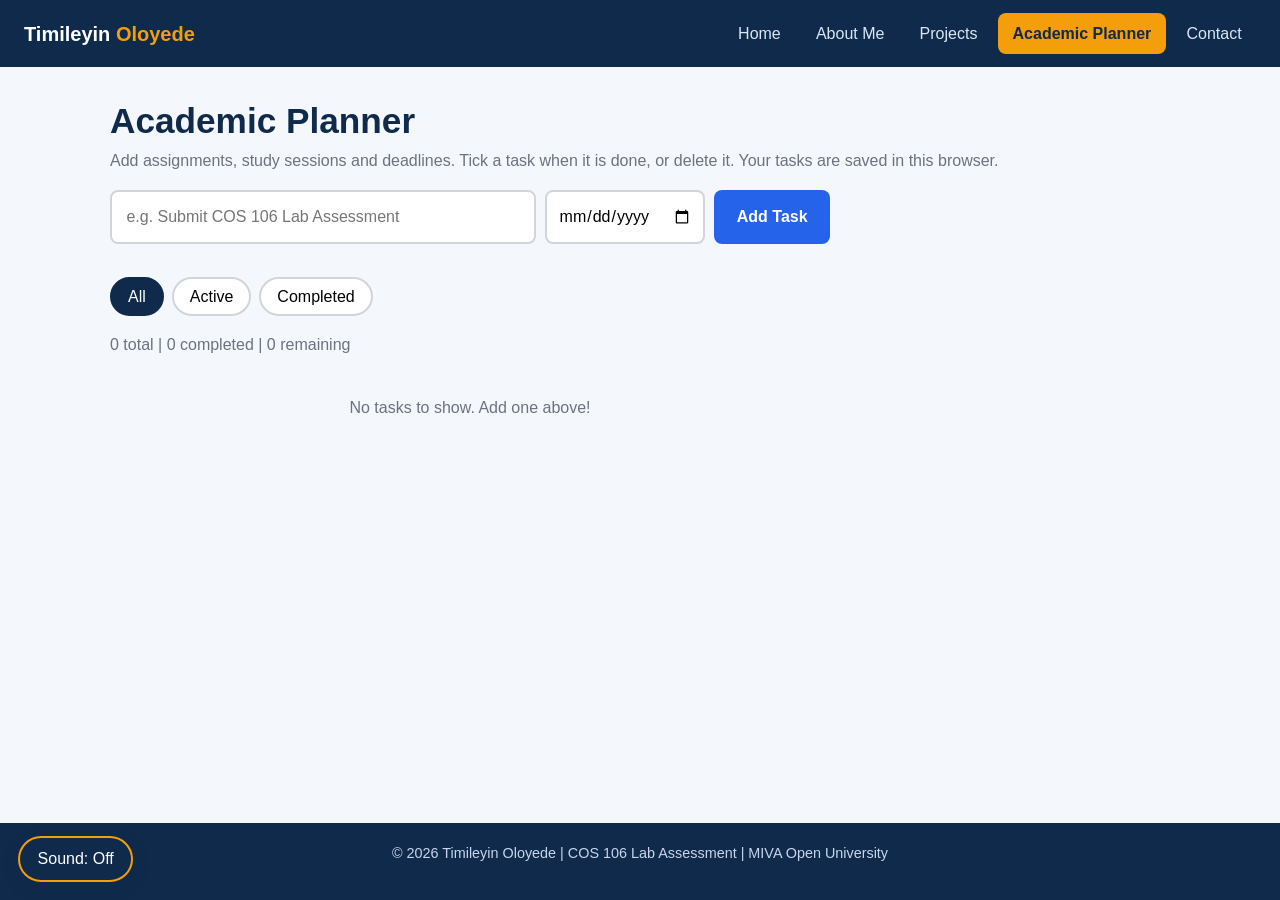
<file: planner.html>
<!DOCTYPE html>
<html lang="en">
<head>
  <meta charset="UTF-8">
  <meta name="viewport" content="width=device-width, initial-scale=1.0">
  <meta name="description" content="Interactive academic planner to add, complete and delete tasks.">
  <title>Academic Planner | Student Portfolio</title>
  <link rel="stylesheet" href="style.css">
</head>
<body>
  <header class="site-header">
    <a class="logo" href="index.html">Timileyin <span>Oloyede</span></a>
    <button class="nav-toggle" aria-label="Toggle navigation menu" aria-expanded="false">&#9776;</button>
    <nav id="nav" aria-label="Main navigation">
      <ul>
        <li><a href="index.html">Home</a></li>
        <li><a href="about.html">About Me</a></li>
        <li><a href="projects.html">Projects</a></li>
        <li><a href="planner.html" class="active">Academic Planner</a></li>
        <li><a href="contact.html">Contact</a></li>
      </ul>
    </nav>
  </header>

  <main>
    <h1 class="page-title">Academic Planner</h1>
    <p class="lead">Add assignments, study sessions and deadlines. Tick a task when it is done, or delete it. Your tasks are saved in this browser.</p>

    <section class="planner-box">
      <form id="taskForm" class="task-form" novalidate>
        <label for="taskInput" class="sr-only" style="position:absolute;left:-9999px;">Task</label>
        <input type="text" id="taskInput" placeholder="e.g. Submit COS 106 Lab Assessment" maxlength="120" autocomplete="off">
        <label for="taskDate" style="position:absolute;left:-9999px;">Due date</label>
        <input type="date" id="taskDate">
        <button type="submit" class="btn">Add Task</button>
      </form>
      <span id="taskError" class="error" role="alert"></span>

      <div class="filters" role="group" aria-label="Filter tasks">
        <button type="button" data-filter="all" class="active">All</button>
        <button type="button" data-filter="active">Active</button>
        <button type="button" data-filter="completed">Completed</button>
      </div>

      <p id="taskCounter" class="counter"></p>
      <ul id="taskList"></ul>
    </section>
  </main>

  <footer>
    <p>&copy; <span id="year">2026</span> Timileyin Oloyede | COS 106 Lab Assessment | MIVA Open University</p>
  </footer>
  <audio id="ambient" loop preload="none">
    <source src="ambient.mp3" type="audio/mpeg">
    <source src="ambient.wav" type="audio/wav">
  </audio>
  <button id="soundButton" class="sound-btn" type="button">Sound: Off</button>
  <script src="script.js"></script>
</body>
</html>
</file>
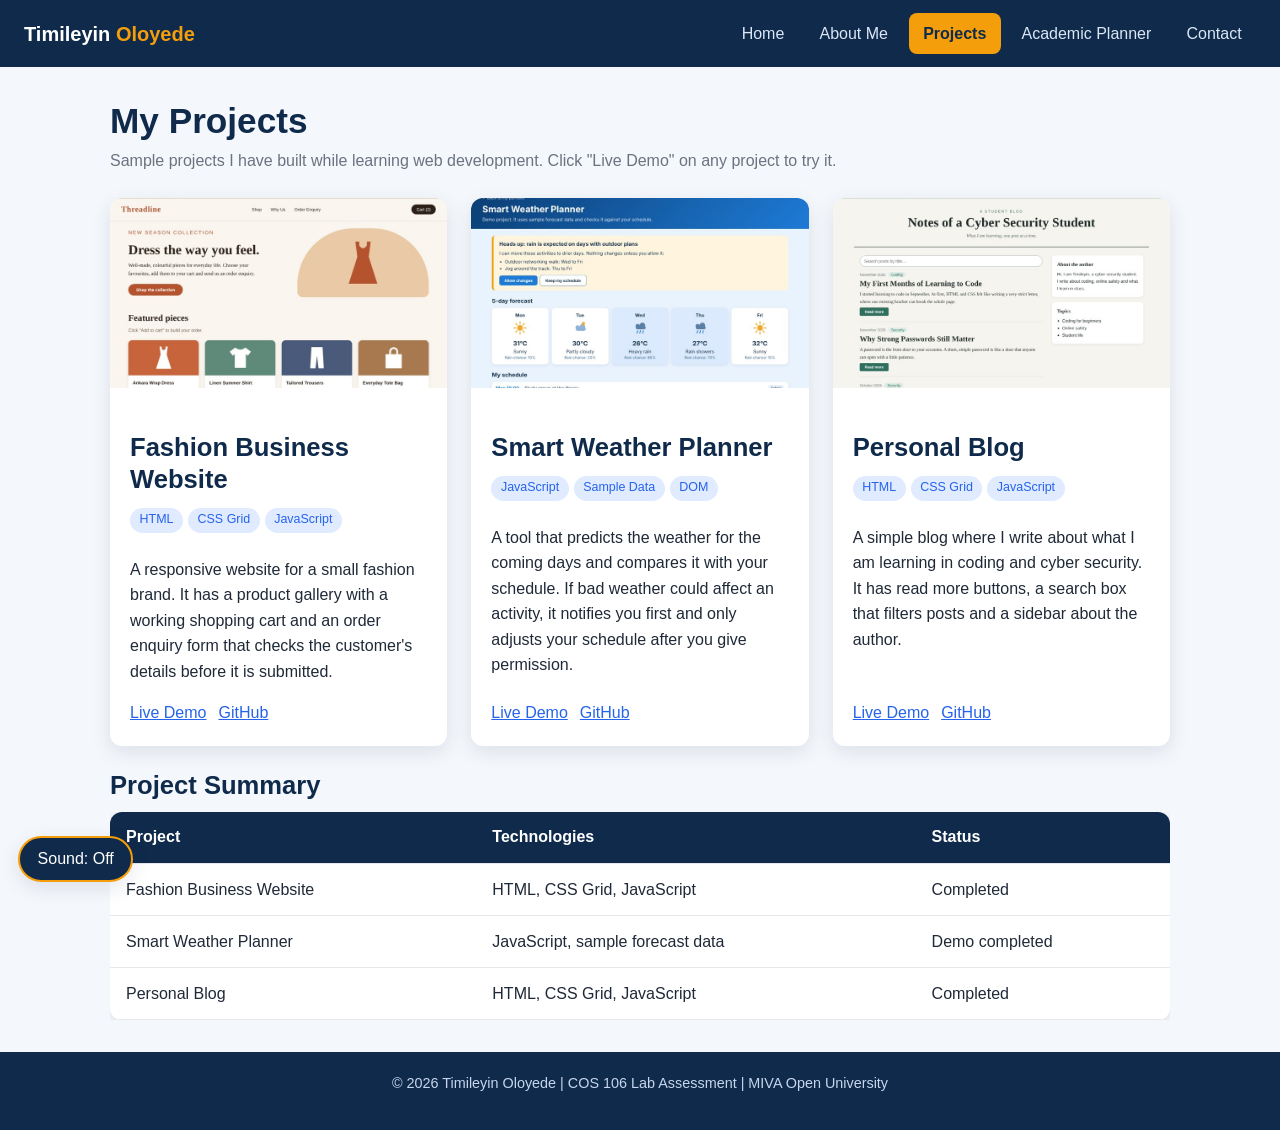
<file: projects.html>
<!DOCTYPE html>
<html lang="en">
<head>
  <meta charset="UTF-8">
  <meta name="viewport" content="width=device-width, initial-scale=1.0">
  <meta name="description" content="A showcase of my web development projects.">
  <title>Projects | Student Portfolio</title>
  <link rel="stylesheet" href="style.css">
</head>
<body>
  <header class="site-header">
    <a class="logo" href="index.html">Timileyin <span>Oloyede</span></a>
    <button class="nav-toggle" aria-label="Toggle navigation menu" aria-expanded="false">&#9776;</button>
    <nav id="nav" aria-label="Main navigation">
      <ul>
        <li><a href="index.html">Home</a></li>
        <li><a href="about.html">About Me</a></li>
        <li><a href="projects.html" class="active">Projects</a></li>
        <li><a href="planner.html">Academic Planner</a></li>
        <li><a href="contact.html">Contact</a></li>
      </ul>
    </nav>
  </header>

  <main>
    <h1 class="page-title">My Projects</h1>
    <p class="lead">Sample projects I have built while learning web development. Click &quot;Live Demo&quot; on any project to try it.</p>

    <section class="grid grid-3">
      <article class="card project-card">
        <img src="project1.jpg" alt="Screenshot of the Threadline fashion business website">
        <div class="body">
          <h2>Fashion Business Website</h2>
          <p><span class="tag">HTML</span><span class="tag">CSS Grid</span><span class="tag">JavaScript</span></p>
          <p>A responsive website for a small fashion brand. It has a product gallery with a working shopping cart and an order enquiry form that checks the customer's details before it is submitted.</p>
          <div class="links">
            <a href="demo-fashion.html" target="_blank" rel="noopener">Live Demo</a>
            <a href="https://github.com/Timmy-Loy/oloyede-timileyin-portfolio" target="_blank" rel="noopener">GitHub</a>
          </div>
        </div>
      </article>

      <article class="card project-card">
        <img src="project2.jpg" alt="Screenshot of the Smart Weather Planner showing a rain alert">
        <div class="body">
          <h2>Smart Weather Planner</h2>
          <p><span class="tag">JavaScript</span><span class="tag">Sample Data</span><span class="tag">DOM</span></p>
          <p>A tool that predicts the weather for the coming days and compares it with your schedule. If bad weather could affect an activity, it notifies you first and only adjusts your schedule after you give permission.</p>
          <div class="links">
            <a href="demo-weather.html" target="_blank" rel="noopener">Live Demo</a>
            <a href="https://github.com/Timmy-Loy/oloyede-timileyin-portfolio" target="_blank" rel="noopener">GitHub</a>
          </div>
        </div>
      </article>

      <article class="card project-card">
        <img src="project3.jpg" alt="Screenshot of my personal blog, Notes of a Cyber Security Student">
        <div class="body">
          <h2>Personal Blog</h2>
          <p><span class="tag">HTML</span><span class="tag">CSS Grid</span><span class="tag">JavaScript</span></p>
          <p>A simple blog where I write about what I am learning in coding and cyber security. It has read more buttons, a search box that filters posts and a sidebar about the author.</p>
          <div class="links">
            <a href="demo-blog.html" target="_blank" rel="noopener">Live Demo</a>
            <a href="https://github.com/Timmy-Loy/oloyede-timileyin-portfolio" target="_blank" rel="noopener">GitHub</a>
          </div>
        </div>
      </article>
    </section>

    <section>
      <h2>Project Summary</h2>
      <div class="table-wrap">
        <table>
          <thead>
            <tr><th scope="col">Project</th><th scope="col">Technologies</th><th scope="col">Status</th></tr>
          </thead>
          <tbody>
            <tr><td>Fashion Business Website</td><td>HTML, CSS Grid, JavaScript</td><td>Completed</td></tr>
            <tr><td>Smart Weather Planner</td><td>JavaScript, sample forecast data</td><td>Demo completed</td></tr>
            <tr><td>Personal Blog</td><td>HTML, CSS Grid, JavaScript</td><td>Completed</td></tr>
          </tbody>
        </table>
      </div>
    </section>
  </main>

  <footer>
    <p>&copy; <span id="year">2026</span> Timileyin Oloyede | COS 106 Lab Assessment | MIVA Open University</p>
  </footer>
  <audio id="ambient" loop preload="none">
    <source src="ambient.mp3" type="audio/mpeg">
    <source src="ambient.wav" type="audio/wav">
  </audio>
  <button id="soundButton" class="sound-btn" type="button">Sound: Off</button>
  <script src="script.js"></script>
</body>
</html>
</file>
<file: style.css>
/* ===== Variables / colour scheme ===== */
:root {
  --navy: #0f2a4a;
  --blue: #2563eb;
  --accent: #f59e0b;
  --bg: #f4f7fb;
  --card: #ffffff;
  --text: #1f2937;
  --muted: #6b7280;
  --danger: #dc2626;
  --success: #16a34a;
  --radius: 12px;
  --shadow: 0 6px 20px rgba(15, 42, 74, 0.1);
}

* { box-sizing: border-box; margin: 0; padding: 0; }

body {
  font-family: "Segoe UI", Roboto, Arial, sans-serif;
  background: var(--bg);
  color: var(--text);
  line-height: 1.6;
  min-height: 100vh;
  display: flex;
  flex-direction: column;
}

main { flex: 1; width: 100%; max-width: 1100px; margin: 0 auto; padding: 2rem 1.25rem; }
img { max-width: 100%; display: block; }
a { color: var(--blue); }
h1, h2, h3 { color: var(--navy); line-height: 1.25; margin-bottom: 0.6rem; }
h1 { font-size: 2.2rem; }
h2 { font-size: 1.6rem; margin-top: 1.5rem; }
p { margin-bottom: 1rem; }

/* ===== Header and navigation ===== */
.site-header {
  background: var(--navy);
  position: sticky;
  top: 0;
  z-index: 100;
  display: flex;
  align-items: center;
  justify-content: space-between;
  padding: 0.8rem 1.5rem;
  flex-wrap: wrap;
}
.logo { color: #fff; font-weight: 700; font-size: 1.25rem; text-decoration: none; }
.logo span { color: var(--accent); }

nav ul { list-style: none; display: flex; gap: 0.4rem; }
nav a {
  color: #dbe7f7;
  text-decoration: none;
  padding: 0.5rem 0.9rem;
  border-radius: 8px;
  display: block;
  transition: background 0.3s, color 0.3s, transform 0.2s;
}
nav a:hover { background: rgba(255, 255, 255, 0.12); color: #fff; transform: translateY(-2px); }
nav a.active { background: var(--accent); color: var(--navy); font-weight: 600; }

.nav-toggle {
  display: none;
  background: none;
  border: 1px solid #fff;
  color: #fff;
  font-size: 1.4rem;
  padding: 0.1rem 0.7rem;
  border-radius: 8px;
  cursor: pointer;
}

/* ===== Hero (homepage) ===== */
.hero {
  display: grid;
  grid-template-columns: 1fr 1fr;
  align-items: center;
  gap: 2.5rem;
  background: linear-gradient(135deg, var(--navy), #1d4ed8);
  color: #fff;
  border-radius: var(--radius);
  padding: 3rem 2rem;
  box-shadow: var(--shadow);
  animation: fadeUp 0.9s ease both;
}
.hero h1, .hero h2 { color: #fff; }
.hero .tagline { color: var(--accent); font-weight: 600; letter-spacing: 1px; text-transform: uppercase; font-size: 0.85rem; }
.hero img {
  width: 260px;
  height: 260px;
  object-fit: cover;
  object-position: center 25%;
  border-radius: 50%;
  border: 6px solid var(--accent);
  margin: 0 auto;
  background: #fff;
  animation: float 4s ease-in-out infinite;
}

.btn {
  display: inline-block;
  background: var(--accent);
  color: var(--navy);
  font-weight: 700;
  border: none;
  padding: 0.7rem 1.4rem;
  border-radius: 999px;
  text-decoration: none;
  cursor: pointer;
  font-size: 1rem;
  transition: transform 0.25s, box-shadow 0.25s, background 0.25s;
}
.btn:hover { transform: translateY(-3px); box-shadow: 0 8px 18px rgba(0, 0, 0, 0.25); }
.btn.secondary { background: transparent; color: #fff; border: 2px solid #fff; margin-left: 0.5rem; }

/* ===== Cards and grids ===== */
.card {
  background: var(--card);
  border-radius: var(--radius);
  padding: 1.5rem;
  box-shadow: var(--shadow);
  transition: transform 0.3s, box-shadow 0.3s;
}
.card:hover { transform: translateY(-5px); box-shadow: 0 12px 28px rgba(15, 42, 74, 0.18); }

.grid { display: grid; gap: 1.5rem; margin-top: 1.5rem; }
.grid-3 { grid-template-columns: repeat(auto-fit, minmax(260px, 1fr)); }
.grid-2 { grid-template-columns: repeat(auto-fit, minmax(300px, 1fr)); }

.project-card { padding: 0; overflow: hidden; display: flex; flex-direction: column; }
.project-card img { width: 100%; height: 190px; object-fit: cover; transition: transform 0.4s; }
.project-card:hover img { transform: scale(1.05); }
.project-card .body { padding: 1.25rem; display: flex; flex-direction: column; flex: 1; }
.project-card .links { margin-top: auto; display: flex; gap: 0.75rem; }
.tag {
  display: inline-block;
  background: #e0ebff;
  color: var(--blue);
  font-size: 0.78rem;
  padding: 0.15rem 0.6rem;
  border-radius: 999px;
  margin: 0 0.3rem 0.5rem 0;
}

.page-title { margin-bottom: 0.3rem; }
.lead { color: var(--muted); margin-bottom: 1rem; }

ul.styled, ol.styled { margin: 0 0 1rem 1.3rem; }
ul.styled li, ol.styled li { margin-bottom: 0.35rem; }

/* ===== Tables ===== */
.table-wrap { overflow-x: auto; }
table { width: 100%; border-collapse: collapse; background: var(--card); border-radius: var(--radius); overflow: hidden; box-shadow: var(--shadow); }
th, td { padding: 0.8rem 1rem; text-align: left; border-bottom: 1px solid #e5e7eb; }
th { background: var(--navy); color: #fff; }
tbody tr { transition: background 0.2s; }
tbody tr:hover { background: #eef4ff; }

/* skill bars */
.skill { margin-bottom: 0.9rem; }
.skill-label { display: flex; justify-content: space-between; font-size: 0.9rem; }
.bar { background: #e5e7eb; border-radius: 999px; height: 10px; overflow: hidden; }
.bar > div { height: 100%; background: linear-gradient(90deg, var(--blue), var(--accent)); border-radius: 999px; width: 0; transition: width 1.2s ease; }

/* ===== Forms ===== */
.contact-info { max-width: 640px; margin-bottom: 1.5rem; }
.contact-info ul { list-style: none; margin-left: 0; }
form { background: var(--card); padding: 1.75rem; border-radius: var(--radius); box-shadow: var(--shadow); max-width: 640px; }
.form-group { margin-bottom: 1.1rem; }
label { display: block; font-weight: 600; margin-bottom: 0.3rem; }
input[type="text"], input[type="email"], input[type="tel"], textarea {
  width: 100%;
  padding: 0.7rem 0.9rem;
  border: 2px solid #d1d5db;
  border-radius: 8px;
  font: inherit;
  transition: border-color 0.25s, box-shadow 0.25s;
}
input:focus, textarea:focus { outline: none; border-color: var(--blue); box-shadow: 0 0 0 3px rgba(37, 99, 235, 0.2); }
input.invalid, textarea.invalid { border-color: var(--danger); }
input.valid, textarea.valid { border-color: var(--success); }
.error { color: var(--danger); font-size: 0.85rem; min-height: 1.1rem; display: block; margin-top: 0.2rem; }
.form-status { margin-top: 1rem; padding: 0.8rem 1rem; border-radius: 8px; display: none; }
.form-status.ok { display: block; background: #dcfce7; color: #166534; }
form .btn { background: var(--blue); color: #fff; }

/* ===== Planner ===== */
.planner-box { max-width: 720px; }
.task-form { display: flex; gap: 0.6rem; padding: 0; background: none; box-shadow: none; max-width: none; margin-bottom: 1rem; flex-wrap: wrap; }
.task-form input[type="text"] { flex: 1; min-width: 180px; }
.task-form input[type="date"] { padding: 0.7rem; border: 2px solid #d1d5db; border-radius: 8px; font: inherit; }
.task-form .btn { background: var(--blue); color: #fff; border-radius: 8px; }

.filters { display: flex; gap: 0.5rem; margin-bottom: 1rem; flex-wrap: wrap; }
.filters button {
  background: #fff; border: 2px solid #d1d5db; border-radius: 999px;
  padding: 0.3rem 1rem; cursor: pointer; font: inherit; transition: all 0.2s;
}
.filters button.active, .filters button:hover { background: var(--navy); color: #fff; border-color: var(--navy); }

#taskList { list-style: none; }
.task {
  display: flex; align-items: center; gap: 0.8rem;
  background: var(--card); padding: 0.9rem 1rem; border-radius: 10px;
  margin-bottom: 0.6rem; box-shadow: var(--shadow);
  animation: slideIn 0.35s ease both;
  border-left: 5px solid var(--blue);
  transition: opacity 0.3s, transform 0.3s;
}
.task.done { border-left-color: var(--success); opacity: 0.7; }
.task.done .task-text { text-decoration: line-through; color: var(--muted); }
.task.removing { opacity: 0; transform: translateX(40px); }
.task-text { flex: 1; word-break: break-word; }
.task-text small { display: block; color: var(--muted); }
.task input[type="checkbox"] { width: 20px; height: 20px; cursor: pointer; accent-color: var(--success); }
.task .delete {
  background: var(--danger); color: #fff; border: none; border-radius: 8px;
  padding: 0.35rem 0.8rem; cursor: pointer; transition: transform 0.2s, background 0.2s;
}
.task .delete:hover { transform: scale(1.08); background: #b91c1c; }
.counter { color: var(--muted); margin: 0.8rem 0; }
.empty { text-align: center; color: var(--muted); padding: 1.5rem; }

/* ===== Media ===== */
.sound-btn {
  position: fixed;
  bottom: 18px;
  left: 18px;
  z-index: 200;
  background: var(--navy);
  color: #fff;
  border: 2px solid var(--accent);
  border-radius: 999px;
  padding: 0.5rem 1.1rem;
  font: inherit;
  cursor: pointer;
  box-shadow: var(--shadow);
  transition: transform 0.25s, background 0.25s;
}
.sound-btn:hover { transform: translateY(-3px); background: var(--blue); }
.sound-btn.on { background: var(--accent); color: var(--navy); }

audio, video { width: 100%; max-width: 480px; margin-top: 0.5rem; border-radius: 8px; }

/* ===== Footer ===== */
footer { background: var(--navy); color: #c7d6ee; text-align: center; padding: 1.2rem; font-size: 0.9rem; }
footer a { color: var(--accent); }

/* ===== Animations ===== */
@keyframes fadeUp { from { opacity: 0; transform: translateY(25px); } to { opacity: 1; transform: none; } }
@keyframes float { 0%, 100% { transform: translateY(0); } 50% { transform: translateY(-10px); } }
@keyframes slideIn { from { opacity: 0; transform: translateX(-20px); } to { opacity: 1; transform: none; } }
.fade-in { animation: fadeUp 0.8s ease both; }

/* ===== Responsive ===== */
@media (max-width: 800px) {
  .hero { grid-template-columns: 1fr; text-align: center; padding: 2rem 1.25rem; }
  .hero img { width: 200px; height: 200px; order: -1; }
  .btn.secondary { margin: 0.6rem 0 0; }
  .nav-toggle { display: block; }
  nav { width: 100%; max-height: 0; overflow: hidden; transition: max-height 0.4s ease; }
  nav.open { max-height: 400px; }
  nav ul { flex-direction: column; padding-top: 0.6rem; }
  h1 { font-size: 1.8rem; }
}
</file>
